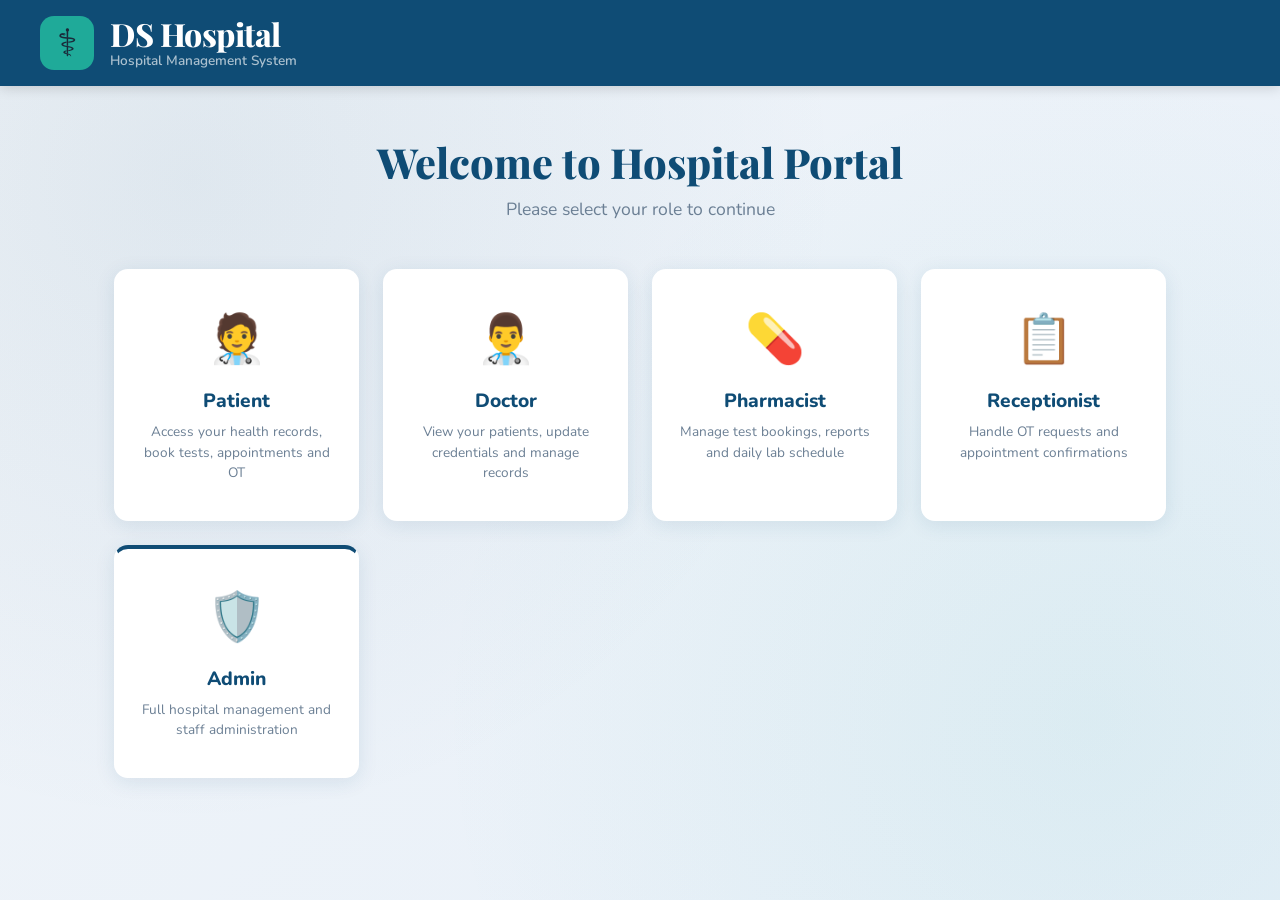
<file: Templates/index.html>
<!DOCTYPE html>
<html lang="en">
<head>
<meta charset="UTF-8">
<meta name="viewport" content="width=device-width, initial-scale=1.0">
<title>DS Hospital</title>
<link rel="stylesheet" href="/static/css/main.css">
</head>
<body>
<div class="bg-pattern"></div>

<header class="site-header">
  <div class="header-inner">
    <div class="logo-block">
      <div class="logo-icon">⚕</div>
      <div>
        <h1 class="site-title">DS Hospital</h1>
        <p class="site-tagline">Hospital Management System</p>
      </div>
    </div>
  </div>
</header>

<main class="main-home">
  <div class="welcome-banner">
    <h2 class="welcome-text">Welcome to Hospital Portal</h2>
    <p class="welcome-sub">Please select your role to continue</p>
  </div>

  <div class="role-grid">
    <div class="role-card" onclick="openModal('patient')">
      <div class="role-icon">🧑‍⚕️</div>
      <h3>Patient</h3>
      <p>Access your health records, book tests, appointments and OT</p>
    </div>
    <div class="role-card" onclick="openModal('doctor')">
      <div class="role-icon">👨‍⚕️</div>
      <h3>Doctor</h3>
      <p>View your patients, update credentials and manage records</p>
    </div>
    <div class="role-card" onclick="openModal('pharmacist')">
      <div class="role-icon">💊</div>
      <h3>Pharmacist</h3>
      <p>Manage test bookings, reports and daily lab schedule</p>
    </div>
    <div class="role-card" onclick="openModal('receptionist')">
      <div class="role-icon">📋</div>
      <h3>Receptionist</h3>
      <p>Handle OT requests and appointment confirmations</p>
    </div>
    <div class="role-card admin-card" onclick="openModal('admin')">
      <div class="role-icon">🛡️</div>
      <h3>Admin</h3>
      <p>Full hospital management and staff administration</p>
    </div>
  </div>
</main>

<!-- AUTH MODAL -->
<div id="authModal" class="modal-overlay" style="display:none">
  <div class="modal-box">
    <button class="modal-close" onclick="closeModal()">✕</button>
    <div class="modal-tabs">
      <button class="tab-btn active" id="loginTab" onclick="switchTab('login')">Login</button>
      <button class="tab-btn" id="registerTab" onclick="switchTab('register')">Register</button>
    </div>
    <div id="roleLabel" class="role-label"></div>

    <!-- LOGIN FORM -->
    <div id="loginForm">
      <div class="form-group">
        <label>Email or Contact Number</label>
        <input type="text" id="loginIdentifier" list="user-history" placeholder="Email or 10-digit contact" autocomplete="off" oninput="autoFillPassword()">
        
        <datalist id="user-history"></datalist>
      </div>
      <div class="form-group">
        <label>Password</label>
        <input type="password" id="loginPassword" placeholder="Enter your password">
      </div>
      <button class="btn-primary full-width" onclick="doLogin()">Login</button>
      <p id="loginMsg" class="form-msg"></p>
    </div>

    <!-- REGISTER FORM -->
    <div id="registerForm" style="display:none">
      <div class="form-group">
        <label>Full Name <span class="req">*</span></label>
        <input type="text" id="regName" placeholder="Enter your full name">
      </div>
      <div class="form-group">
        <label>Address</label>
        <input type="text" id="regAddress" placeholder="Enter your address">
      </div>
      <div class="form-group">
        <label>Contact Number <span class="req">*</span> (exactly 10 digits)</label>
        <input type="text" id="regContact" placeholder="10-digit mobile number"
               maxlength="10" oninput="this.value=this.value.replace(/\D/g,'')">
      </div>
      <div id="dobField" class="form-group">
        <label>Date of Birth <span class="req">*</span></label>
        <input type="date" id="regDOB">
      </div>
      <div class="form-group">
        <label>Email <span class="req">*</span> (must be @gmail.com, lowercase only)</label>
        <input type="text" id="regEmail" placeholder="example99@gmail.com">
      </div>
      <div class="form-group">
        <label>Password <span class="req">*</span> (min 8 chars: letters + digits + special)</label>
        <input type="password" id="regPassword" placeholder="e.g. MyPass@123">
      </div>
      <button class="btn-primary full-width" onclick="doRegister()">Register</button>
      <p id="registerMsg" class="form-msg"></p>
    </div>

  </div>
</div>

<script src="/static/js/auth.js"></script>
</body>
</html>
</file>
<file: static/css/main.css>
/* ─────────────────────────────────────────────
   DS HOSPITAL – MAIN CSS
   ───────────────────────────────────────────── */

@import url('https://fonts.googleapis.com/css2?family=Nunito:wght@400;600;700;800;900&family=Playfair+Display:wght@700;800&display=swap');

*, *::before, *::after { box-sizing: border-box; margin: 0; padding: 0; }

:root {
  --primary: #0f4c75;
  --primary-light: #1b6ca8;
  --accent: #1faa99;
  --accent-light: #e0f7f4;
  --danger: #e74c3c;
  --warning: #f39c12;
  --success: #27ae60;
  --bg: #f0f4f8;
  --surface: #ffffff;
  --border: #d1dce8;
  --text: #1a2a3a;
  --text-muted: #6b7f94;
  --shadow: 0 4px 20px rgba(15,76,117,0.10);
  --radius: 14px;
  --radius-sm: 8px;
}

body {
  font-family: 'Nunito', sans-serif;
  background: var(--bg);
  color: var(--text);
  min-height: 100vh;
}

/* BG PATTERN */
.bg-pattern {
  position: fixed; inset: 0; z-index: -1;
  background:
    radial-gradient(circle at 15% 20%, rgba(15,76,117,0.07) 0%, transparent 50%),
    radial-gradient(circle at 85% 80%, rgba(31,170,153,0.07) 0%, transparent 50%),
    linear-gradient(135deg, #f0f4f8 0%, #e8f0f9 100%);
}

/* ─── HEADER ─── */
.site-header {
  background: var(--primary);
  padding: 0 2rem;
  box-shadow: 0 2px 12px rgba(0,0,0,0.15);
}
.header-inner {
  max-width: 1200px; margin: 0 auto;
  display: flex; align-items: center; padding: 1rem 0;
}
.logo-block { display: flex; align-items: center; gap: 1rem; }
.logo-icon {
  font-size: 2.4rem; background: var(--accent);
  width: 54px; height: 54px; border-radius: 14px;
  display: flex; align-items: center; justify-content: center;
}
.site-title {
  font-family: 'Playfair Display', serif;
  color: #fff; font-size: 2rem; font-weight: 800;
  letter-spacing: -0.5px; line-height: 1.1;
}
.site-tagline { color: rgba(255,255,255,0.65); font-size: 0.85rem; font-weight: 600; }

/* ─── HOME ─── */
.main-home {
  max-width: 1100px; margin: 0 auto;
  padding: 3rem 1.5rem;
}
.welcome-banner {
  text-align: center; margin-bottom: 3rem;
}
.welcome-text {
  font-family: 'Playfair Display', serif;
  font-size: 2.6rem; color: var(--primary);
  font-weight: 800; margin-bottom: 0.5rem;
}
.welcome-sub { color: var(--text-muted); font-size: 1.1rem; }

.role-grid {
  display: grid;
  grid-template-columns: repeat(auto-fit, minmax(200px, 1fr));
  gap: 1.5rem;
}
.role-card {
  background: var(--surface);
  border-radius: var(--radius);
  padding: 2.2rem 1.5rem;
  text-align: center;
  cursor: pointer;
  border: 2px solid transparent;
  box-shadow: var(--shadow);
  transition: all 0.25s ease;
}
.role-card:hover {
  border-color: var(--accent);
  transform: translateY(-6px);
  box-shadow: 0 12px 32px rgba(15,76,117,0.15);
}
.role-icon { font-size: 3rem; margin-bottom: 1rem; display: block; }
.role-card h3 { font-size: 1.2rem; font-weight: 800; color: var(--primary); margin-bottom: 0.5rem; }
.role-card p { font-size: 0.85rem; color: var(--text-muted); line-height: 1.5; }
.admin-card { border-top: 4px solid var(--primary); }

/* ─── MODAL ─── */
.modal-overlay {
  position: fixed; inset: 0; z-index: 1000;
  background: rgba(15,76,117,0.45);
  display: flex; align-items: center; justify-content: center;
  backdrop-filter: blur(4px);
  padding: 1rem;
}
.modal-box {
  background: var(--surface);
  border-radius: var(--radius);
  padding: 2rem;
  width: 100%; max-width: 480px;
  max-height: 90vh; overflow-y: auto;
  position: relative;
  box-shadow: 0 20px 60px rgba(0,0,0,0.2);
}
.modal-wide { max-width: 600px; }
.modal-close {
  position: absolute; top: 1rem; right: 1rem;
  background: none; border: none; font-size: 1.2rem;
  cursor: pointer; color: var(--text-muted);
  width: 30px; height: 30px; border-radius: 50%;
  display: flex; align-items: center; justify-content: center;
  transition: background 0.2s;
}
.modal-close:hover { background: #f0f0f0; }
.modal-title { font-size: 1.4rem; font-weight: 800; color: var(--primary); margin-bottom: 1.5rem; }
.modal-tabs {
  display: flex; gap: 0.5rem; margin-bottom: 1.5rem;
}
.tab-btn {
  flex: 1; padding: 0.6rem; border: 2px solid var(--border);
  background: none; border-radius: var(--radius-sm);
  font-family: 'Nunito', sans-serif; font-weight: 700;
  cursor: pointer; color: var(--text-muted); transition: all 0.2s;
}
.tab-btn.active { background: var(--primary); color: #fff; border-color: var(--primary); }
.role-label { font-size: 1.1rem; font-weight: 700; color: var(--accent); margin-bottom: 1rem; }

/* ─── FORMS ─── */
.form-group { margin-bottom: 1rem; }
.form-group label { display: block; font-weight: 700; font-size: 0.85rem; margin-bottom: 0.35rem; color: var(--text); }
.form-group input,
.form-group select,
.form-group textarea {
  width: 100%; padding: 0.65rem 0.9rem;
  border: 2px solid var(--border); border-radius: var(--radius-sm);
  font-family: 'Nunito', sans-serif; font-size: 0.95rem;
  color: var(--text); background: #fff;
  transition: border 0.2s;
  outline: none;
}
.form-group input:focus,
.form-group select:focus,
.form-group textarea:focus { border-color: var(--accent); }
.form-msg { font-size: 0.88rem; margin-top: 0.6rem; font-weight: 600; min-height: 1.2em; }
.form-inline { display: flex; gap: 0.5rem; align-items: center; flex-wrap: wrap; }
.form-card { background: var(--surface); border-radius: var(--radius); padding: 1.5rem; box-shadow: var(--shadow); margin-bottom: 1.5rem; }
.form-textarea { width: 100%; padding: 0.65rem 0.9rem; border: 2px solid var(--border); border-radius: var(--radius-sm); font-family: 'Nunito', sans-serif; resize: vertical; }

/* ─── BUTTONS ─── */
.btn-primary {
  background: var(--primary); color: #fff;
  border: none; border-radius: var(--radius-sm);
  padding: 0.7rem 1.5rem; font-family: 'Nunito', sans-serif;
  font-weight: 700; cursor: pointer; font-size: 0.95rem;
  transition: all 0.2s; display: inline-block;
  margin-top: 0.5rem;
}
.btn-primary:hover { background: var(--primary-light); transform: translateY(-1px); }
.btn-primary.btn-sm { padding: 0.4rem 0.9rem; font-size: 0.85rem; margin-top: 0; }
.btn-outline {
  background: none; color: var(--primary);
  border: 2px solid var(--primary); border-radius: var(--radius-sm);
  padding: 0.5rem 1.2rem; font-family: 'Nunito', sans-serif;
  font-weight: 700; cursor: pointer; font-size: 0.9rem;
  transition: all 0.2s; margin-left: 0.5rem;
}
.btn-outline:hover { background: var(--primary); color: #fff; }
.btn-outline.btn-sm { padding: 0.35rem 0.8rem; font-size: 0.82rem; margin-left: 0; }
.btn-danger-sm {
  background: var(--danger); color: #fff;
  border: none; border-radius: var(--radius-sm);
  padding: 0.4rem 0.9rem; font-family: 'Nunito', sans-serif;
  font-weight: 700; cursor: pointer; font-size: 0.85rem;
  transition: all 0.2s; margin-left: 0.5rem;
}
.btn-danger-sm:hover { background: #c0392b; }
.mt-sm { margin-top: 0.6rem; }

/* ─── BADGES ─── */
.badge {
  display: inline-block; padding: 0.2rem 0.7rem;
  border-radius: 999px; font-size: 0.78rem; font-weight: 700;
}
.badge-green { background: #d1fae5; color: #065f46; }
.badge-yellow { background: #fef3c7; color: #92400e; }
.badge-red { background: #fee2e2; color: #991b1b; }
</file>
